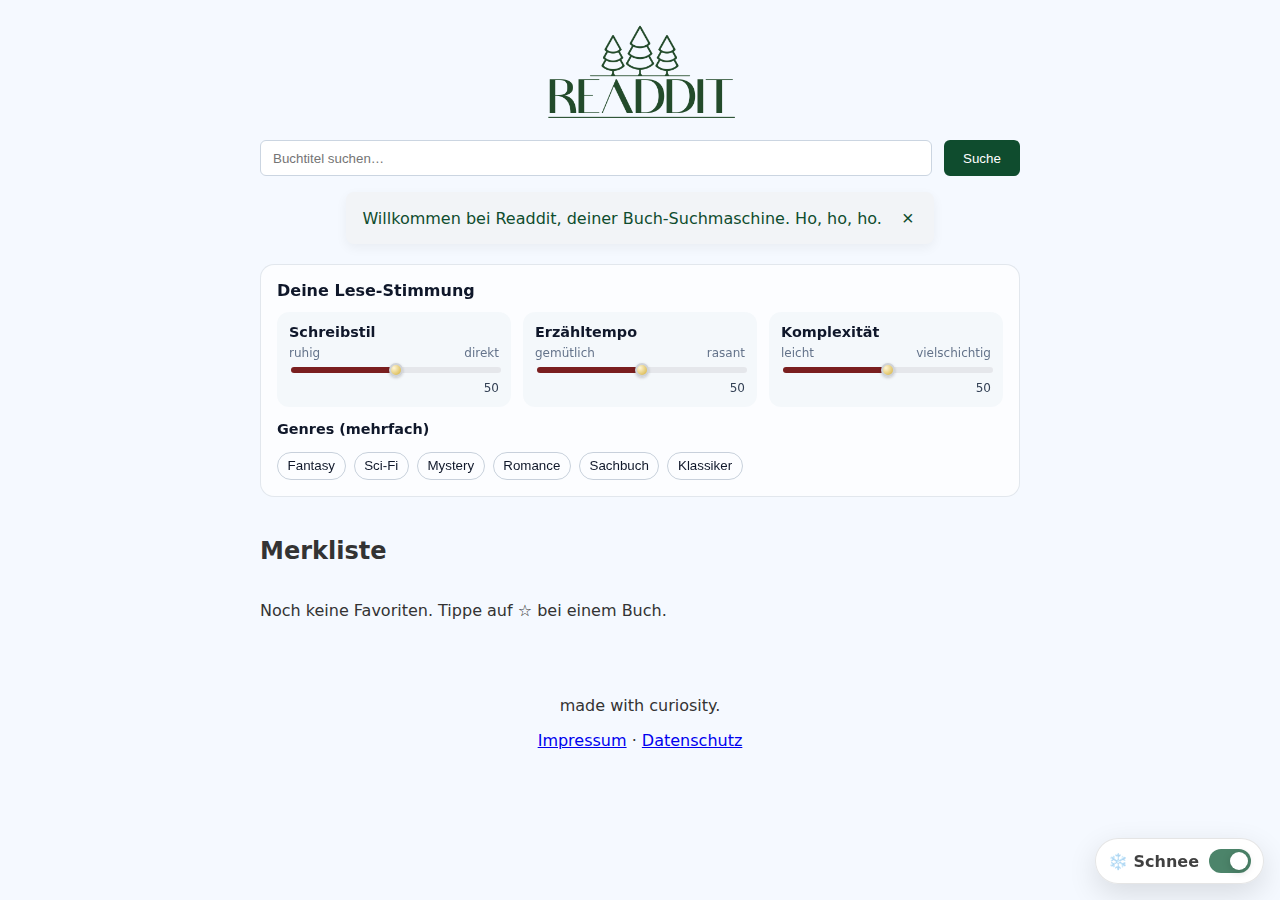
<file: index.html>
<!DOCTYPE html>
<html lang="de">
<head>
  <meta charset="UTF-8">
  <meta name="viewport" content="width=device-width, initial-scale=1.0">
  <link rel="stylesheet" href="style.css">
  <title>Readdit</title>
  <meta property="og:title" content="Readdit – Bücher entdecken mit Community-Signalen">
  <meta property="og:description" content="Finde Bücher mit Open Library, Reddit & deiner persönlichen Lesestimmung.">
  <meta property="og:type" content="website">
  <link rel="icon" href="favicon.png" type="image/png">
</head>
<body>
  <header>
    <div class="header-inner">
      <img src="logo.png" alt="Readdit" class="logo">

      <!-- ✅ WICHTIG: Form = Enter + Button tap funktioniert mobile zuverlässig -->
      <form id="searchForm" class="search-bar" autocomplete="off">
        <input
          id="suchfeld"
          type="search"
          placeholder="Buchtitel suchen…"
          enterkeyhint="search"
        >
        <button id="searchBtn" type="submit">Suche</button>
      </form>
    </div>
  </header>

  <div class="greeting-bar">
    <span class="greeting-text">
      Willkommen bei Readdit, deiner Buch-Suchmaschine. Ho, ho, ho.
    </span>
    <button
      class="greeting-close"
      type="button"
      aria-label="Hinweis schließen"
    >
      ×
    </button>
  </div>

  <main>
    <!-- Tag 16: Preferences -->
    <section id="preferences" class="preferences">
      <h2 class="preferences-title">Deine Lese-Stimmung</h2>

      <div class="prefs-grid">
        <label class="pref">
          <span class="pref-label">Schreibstil</span>
          <span class="pref-scale"><span>ruhig</span><span>direkt</span></span>
          <input id="pref-style" type="range" min="0" max="100" value="50" />
          <span class="pref-value" data-pref-value="style">50</span>
        </label>

        <label class="pref">
          <span class="pref-label">Erzähltempo</span>
          <span class="pref-scale"><span>gemütlich</span><span>rasant</span></span>
          <input id="pref-pace" type="range" min="0" max="100" value="50" />
          <span class="pref-value" data-pref-value="pace">50</span>
        </label>

        <label class="pref">
          <span class="pref-label">Komplexität</span>
          <span class="pref-scale"><span>leicht</span><span>vielschichtig</span></span>
          <input id="pref-complexity" type="range" min="0" max="100" value="50" />
          <span class="pref-value" data-pref-value="complexity">50</span>
        </label>
      </div>

      <div class="pref-chips">
        <p class="pref-label">Genres (mehrfach)</p>
        <div class="chips" role="group" aria-label="Genre-Auswahl">
          <button type="button" class="chip" data-genre="fantasy">Fantasy</button>
          <button type="button" class="chip" data-genre="scifi">Sci-Fi</button>
          <button type="button" class="chip" data-genre="mystery">Mystery</button>
          <button type="button" class="chip" data-genre="romance">Romance</button>
          <button type="button" class="chip" data-genre="nonfiction">Sachbuch</button>
          <button type="button" class="chip" data-genre="classics">Klassiker</button>
        </div>
      </div>
    </section>

    <!-- Suche-Ergebnisse -->
    <section id="results"></section>

    <!-- Favoriten / Merkliste (Tag 19) -->
    <section id="favorites" class="favorites">
      <h2 class="favorites-title">Merkliste</h2>
      <div id="favoritesList" class="favorites-list"></div>
    </section>
  </main>

  <!-- Modal -->
  <div class="modal-backdrop" data-modal-backdrop hidden>
    <div class="modal" role="dialog" aria-modal="true" aria-label="Buchdetails">

      <button
        class="modal-close"
        type="button"
        data-modal-close
        aria-label="Details schließen"
      >
        ×
      </button>

      <div class="modal-content">
        <div class="modal-cover">
          <div class="modal-cover-placeholder">Kein Cover</div>
        </div>

        <div class="modal-body">

          <!-- Tabs -->
          <div class="modal-tabs" role="tablist" aria-label="Buchdetails">
            <button
              id="tabbtn-overview"
              class="modal-tab is-active"
              type="button"
              role="tab"
              aria-selected="true"
              aria-controls="tab-overview"
              data-tab="overview"
            >
              Überblick
            </button>

            <button
              id="tabbtn-voices"
              class="modal-tab"
              type="button"
              role="tab"
              aria-selected="false"
              aria-controls="tab-voices"
              data-tab="voices"
            >
              Stimmen
            </button>

            <button
              id="tabbtn-recommendations"
              class="modal-tab"
              type="button"
              role="tab"
              aria-selected="false"
              aria-controls="tab-recommendations"
              data-tab="recommendations"
            >
              Empfehlungen
            </button>

            <button
              id="tabbtn-facts"
              class="modal-tab"
              type="button"
              role="tab"
              aria-selected="false"
              aria-controls="tab-facts"
              data-tab="facts"
            >
              Fun Facts
            </button>
          </div>

          <!-- Überblick -->
          <div
            id="tab-overview"
            class="modal-panel"
            role="tabpanel"
            tabindex="0"
            aria-labelledby="tabbtn-overview"
          >
            <h2 class="modal-title"></h2>
            <p class="modal-author"></p>
            <p class="modal-description"></p>
          </div>

          <!-- Stimmen -->
          <div
            id="tab-voices"
            class="modal-panel"
            role="tabpanel"
            tabindex="0"
            aria-labelledby="tabbtn-voices"
            hidden
          >
            <h3 class="voices-heading">
              Top 5 Reddit-Stimmen zu „<span id="voices-title"></span>“
            </h3>
            <div id="voices-list" class="voices-list"></div>
          </div>

          <!-- Empfehlungen -->
          <div
            id="tab-recommendations"
            class="modal-panel"
            role="tabpanel"
            tabindex="0"
            aria-labelledby="tabbtn-recommendations"
            hidden
          >
            <h3 class="recommendations-heading">
              Top 3 Empfehlungen zu „<span id="recs-title"></span>“
            </h3>
            <div id="recommendations-list" class="recommendations-list"></div>
          </div>

          <!-- Fun Facts -->
          <div
            id="tab-facts"
            class="modal-panel"
            role="tabpanel"
            tabindex="0"
            aria-labelledby="tabbtn-facts"
            hidden
          >
            <h3 id="funfacts-title"></h3>
            <div id="funfacts-list"></div>
          </div>

        </div>
      </div>
    </div>
  </div>

  <footer>
  <p>made with curiosity.</p>
  <p>
    <a href="impressum.html">Impressum</a> ·
    <a href="datenschutz.html">Datenschutz</a>
  </p>
</footer>

  <script src="script.js" defer></script>
</body>
</html>
</file>
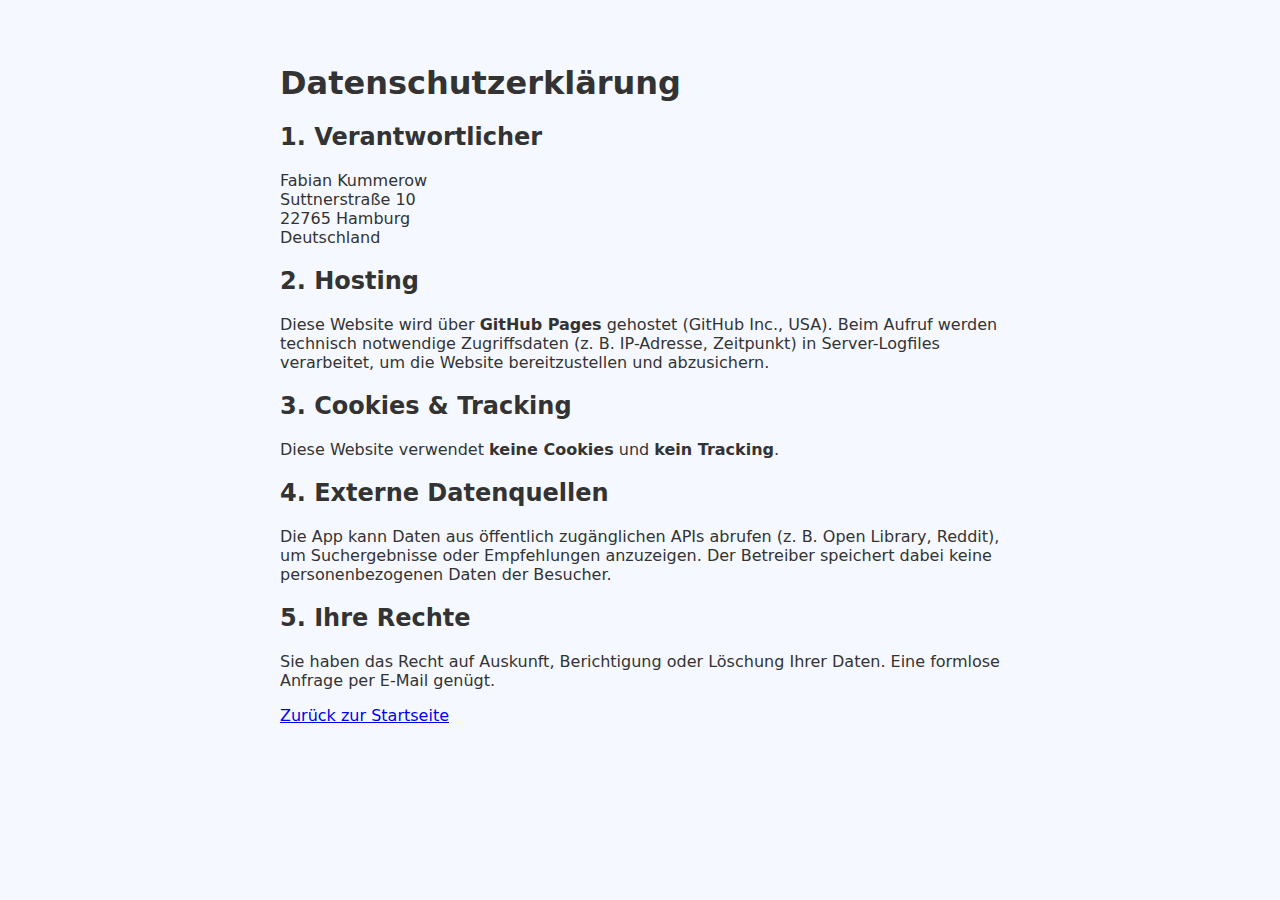
<file: datenschutz.html>
<!DOCTYPE html>
<html lang="de">
<head>
  <meta charset="UTF-8">
  <title>Datenschutzerklärung – Readdit</title>
  <meta name="robots" content="noindex">
  <meta name="viewport" content="width=device-width, initial-scale=1.0">
  <link rel="stylesheet" href="style.css">
</head>
<body>
  <main style="max-width: 720px; margin: 4rem auto; padding: 0 1rem;">
    <h1>Datenschutzerklärung</h1>

    <h2>1. Verantwortlicher</h2>
    <p>
      Fabian Kummerow<br>
      Suttnerstraße 10<br>
      22765 Hamburg<br>
      Deutschland
    </p>

    <h2>2. Hosting</h2>
    <p>
      Diese Website wird über <strong>GitHub Pages</strong> gehostet (GitHub Inc., USA).
      Beim Aufruf werden technisch notwendige Zugriffsdaten (z. B. IP-Adresse, Zeitpunkt)
      in Server-Logfiles verarbeitet, um die Website bereitzustellen und abzusichern.
    </p>

    <h2>3. Cookies & Tracking</h2>
    <p>
      Diese Website verwendet <strong>keine Cookies</strong> und <strong>kein Tracking</strong>.
    </p>

    <h2>4. Externe Datenquellen</h2>
    <p>
      Die App kann Daten aus öffentlich zugänglichen APIs abrufen (z. B. Open Library, Reddit),
      um Suchergebnisse oder Empfehlungen anzuzeigen. Der Betreiber speichert dabei keine
      personenbezogenen Daten der Besucher.
    </p>

    <h2>5. Ihre Rechte</h2>
    <p>
      Sie haben das Recht auf Auskunft, Berichtigung oder Löschung Ihrer Daten.
      Eine formlose Anfrage per E-Mail genügt.
    </p>

    <p><a href="index.html">Zurück zur Startseite</a></p>
  </main>
</body>
</html>
</file>
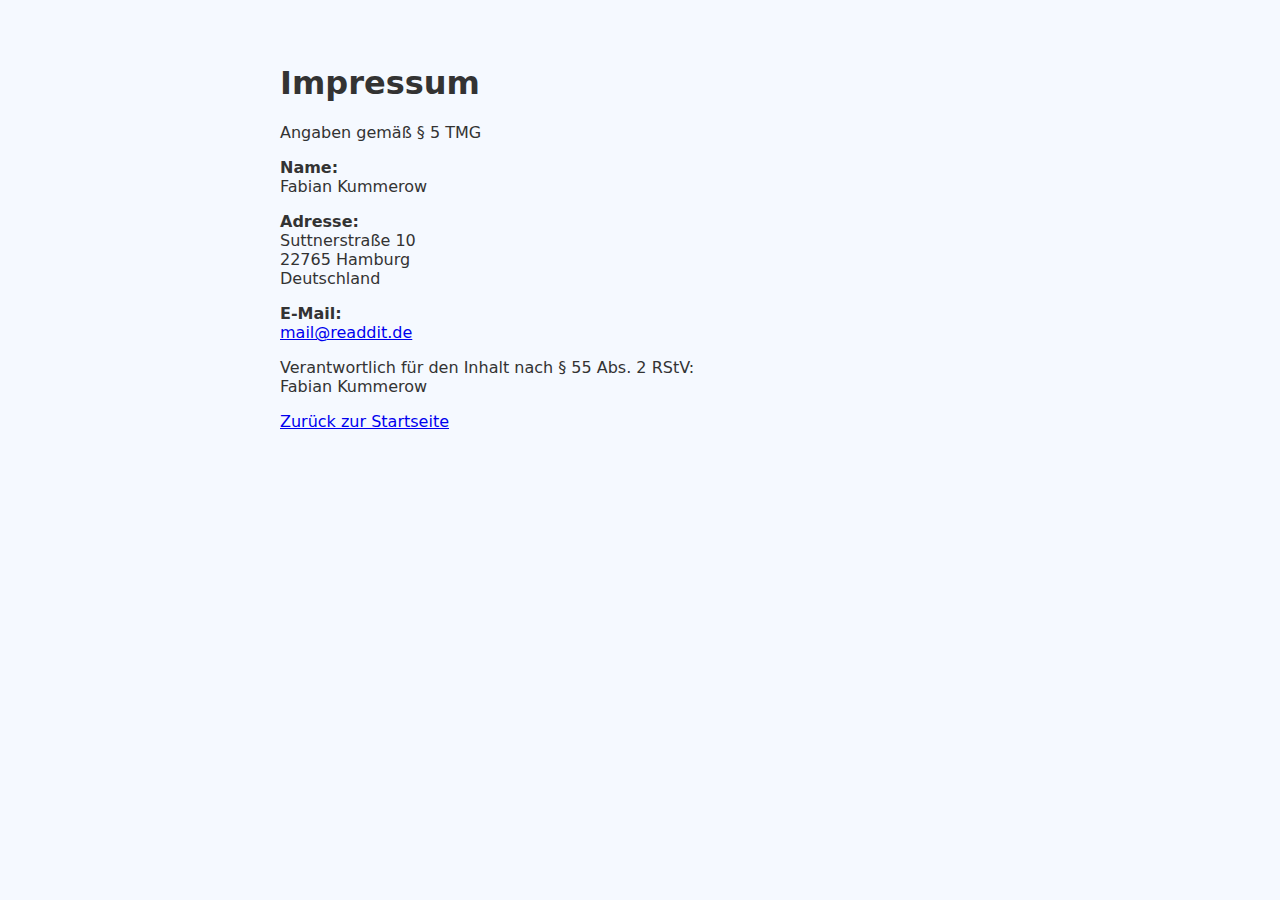
<file: impressum.html>
<!DOCTYPE html>
<html lang="de">
<head>
  <meta charset="UTF-8">
  <title>Impressum – Readdit</title>
  <meta name="robots" content="noindex">
  <meta name="viewport" content="width=device-width, initial-scale=1.0">
  <link rel="stylesheet" href="style.css">
</head>
<body>
  <main style="max-width: 720px; margin: 4rem auto; padding: 0 1rem;">
    <h1>Impressum</h1>

    <p>Angaben gemäß § 5 TMG</p>

    <p><strong>Name:</strong><br>Fabian Kummerow</p>

    <p><strong>Adresse:</strong><br>
      Suttnerstraße 10<br>
      22765 Hamburg<br>
      Deutschland
    </p>

    <p>
      <strong>E-Mail:</strong><br>
      <span id="email">[E-Mail wird geladen]</span>
      <noscript>Bitte JavaScript aktivieren, um die E-Mail-Adresse zu sehen.</noscript>
    </p>

    <p>
      Verantwortlich für den Inhalt nach § 55 Abs. 2 RStV:<br>
      Fabian Kummerow
    </p>

    <p><a href="index.html">Zurück zur Startseite</a></p>
  </main>

  <script>
    const user = "mail";
    const domain = "readdit.de";
    document.getElementById("email").innerHTML =
      `<a href="mailto:${user}@${domain}">${user}@${domain}</a>`;
  </script>
</body>
</html>
</file>
<file: style.css>
header {
  padding: 1rem 1.25rem 0;
}

.header-inner {
  max-width: 47.5rem;      /* an Main angepasst */
  margin: 0 auto;
  display: flex;
  flex-direction: column;
  gap: 1rem;
  align-items: center;      /* Logo + Suche zentriert */
}

.logo {
  height: 120px;
}

.search-bar {
  width: 100%;
  display: flex;
  gap: 0.75rem;
}

#suchfeld {
  flex: 1;
  color: #0f4c2e;
  padding: 0.6rem 0.75rem;
  border-radius: 0.375rem;
  border: 1px solid #cbd5e1;
}

button {
  background-color: #0f4c2e;
  color: #ffffff;
  padding: 0.6rem 1.2rem;
  border-radius: 0.375rem;
  border: none;
  cursor: pointer;
}

body {
  background-color: #f5f9ff;
  color: #333333;
  font-family: system-ui, -apple-system, BlinkMacSystemFont, "Segoe UI", sans-serif;
}

main {
  margin: 1rem auto;
  max-width: 47.5rem;
  padding: 0;
  background: none;
}

/* Immer: Grid-Layout, damit Cards später sauber stehen */
#results {
  display: grid;
  grid-template-columns: 1fr;
  gap: 1.25rem;
}

/* Nur wenn Inhalt: Hintergrund, Padding, Radius */
#results:not(:empty) {
  background-color: #f2f4f7;
  padding: 1.25rem;
  border-radius: 0.5rem;
}

@media (min-width: 37.5rem) {
  #results {
    grid-template-columns: repeat(2, 1fr);
  }
}

/* Tablet: zwei Spalten */
@media (min-width: 37.5rem) { /* 600px */
  #results {
    grid-template-columns: repeat(2, 1fr);
  }
}

/* Klickbare Card mit Inset-Hover */
.card {
  border-radius: 0.5rem;
  background-color: #ffffff;
  box-shadow: 0 0.125rem 0.375rem rgba(0, 0, 0, 0.08);
  transition: box-shadow 0.15s ease-out, background-color 0.15s ease-out;
  cursor: pointer; /* Card ist klickbar */
}

/* Inhalt der Card – Cursor wieder normal */
.card-inner {
  padding: 1rem;
  border-radius: inherit;
}

.card * {
  cursor: pointer;
}

/* Inset-Hover-Effekt */
.card:hover {
  box-shadow:
    inset 0 0 0 1px rgba(15, 76, 46, 0.18),
    0 0.25rem 0.75rem rgba(0, 0, 0, 0.08);
  background-color: #fdfefe;
}

.card h3 {
  margin: 0 0 0.25rem;
  font-size: 1.1rem;
}

.card .author {
  margin: 0 0 0.5rem;
  color: #555;
  font-size: 0.9rem;
}

.card .kurztext {
  margin: 0;
  font-size: 0.9rem;
  line-height: 1.4;
}

.logo {
  height: 100px;
}

footer {
  text-align: center;
  margin-top: 60px;
}

.loader-wrapper {
  grid-column: 1 / -1;              /* über alle Spalten spannen */
  display: flex;
  justify-content: center;
  align-items: center;
  min-height: 6rem;                 /* genug Platz */
}

.loader {
  width: 2rem;
  height: 2rem;
  border: 0.25rem solid rgba(0,0,0,0.1);
  border-top-color: #0f4c2e;
  border-radius: 50%;
  animation: spin 0.6s linear infinite;
}

@keyframes spin {
  to { transform: rotate(360deg); }
}

@keyframes spin {
  to { transform: rotate(360deg); }
}

@keyframes fadeIn {
  0% {
    opacity: 0;
    transform: translateY(0.5rem);
  }
  100% {
    opacity: 1;
    transform: translateY(0);
  }
}

.card {
  animation: fadeIn 0.35s ease-out;
}

.modal-backdrop[hidden] {
  display: none;
}

.modal-backdrop {
  position: fixed;
  inset: 0;
  background: rgba(15, 23, 42, 0.45); /* dunkler Overlay */
  display: flex;
  justify-content: center;
  align-items: center;
  z-index: 1000;
}

.modal {
  background: #ffffff;
  border-radius: 0.75rem;
  max-width: 32rem;
  width: 100%;
  padding: 1.5rem 3rem 1.5rem 1.5rem; /* rechts deutlich mehr Platz */
  box-shadow: 0 1.5rem 3rem rgba(15, 23, 42, 0.35);
  position: relative;
}

.modal-close {
  position: absolute;
  top: 0.9rem;
  right: 0.9rem;
  background: transparent;
  border: none;
  font-size: 1.25rem;
  line-height: 1;
  cursor: pointer;
  color: #0f4c2e;
  transition: color 0.15s ease, transform 0.15s ease;
}

.modal-close:hover {
  color: #0c3f26;      /* dunkleres Grün */
  transform: scale(1.25); /* sehr subtiler Zoom */
}

.modal-content {
  display: grid;
  grid-template-columns: 1fr 2fr;
  gap: 1rem;
}

.modal-cover-placeholder {
  width: 100%;
  padding-top: 150%; /* 2:3 Ratio */
  background: #e5e7eb;
  border-radius: 0.5rem;
}

.modal-title {
  margin: 0 0 0.25rem;
  font-size: 1.25rem;
}

.modal-author {
  margin: 0 0 0.5rem;
  color: #555;
  font-size: 0.95rem;
}

.modal-description {
  margin-top: 0.5rem;
  font-size: 0.95rem;
  line-height: 1.5;
}

.modal-close:focus-visible {
  outline: none;
  color: #08311f;
}

.modal-tabs {
  display: inline-flex;
  gap: 0.5rem;
  margin-bottom: 0.75rem;
  border-bottom: 1px solid #e5e7eb;
}

.modal-tab {
  border: none;
  background: transparent;
  padding: 0.4rem 0.8rem;
  border-radius: 999px;
  font-size: 0.9rem;
  color: #6b7280;
  cursor: pointer;
}

.modal-tab.is-active {
  background: #0f4c2e;
  color: #ffffff;
}

.modal-panel {
  margin-top: 0.5rem;
}

.modal-panel[hidden] {
  display: none;
}

.modal-voices-empty,
.fun-facts-empty {
  font-size: 0.9rem;
  color: #6b7280;
}

.fun-facts-list {
  margin: 0;
  padding-left: 1.1rem;
  font-size: 0.9rem;
}

.greeting-bar {
  background: #f2f4f7;
  color: #0f4c2e;
  padding: 0.75rem 1rem;
  border-radius: 0.5rem;
  max-width: 40rem;          /* schmaler als bisher */
  width: fit-content;        /* Breite = Inhalt, bis max-width erreicht ist */
  margin: 1rem auto 0;
  display: flex;
  align-items: center;
  justify-content: space-between;
  gap: 1rem;
  box-shadow: 0 0.25rem 0.75rem rgba(0, 0, 0, 0.05);
}

.greeting-close {
  background: transparent;
  border: none;
  font-size: 1.25rem;
  color: #0f4c2e;
  cursor: pointer;
  padding: 0.25rem;
  line-height: 1;
  transition: color 0.15s ease, transform 0.15s ease;
}

.greeting-close:hover {
  color: #0c3f26;
  transform: scale(1.15);
}

.greeting-close:focus-visible {
  outline: none;
  color: #08311f;
}

.greeting-bar.is-hidden {
  display: none;
}

/* === Modal-Layout – feste Höhe, nur Inhalt scrollt === */

.modal-backdrop {
  position: fixed;
  inset: 0;
  background: rgba(0, 0, 0, 0.4);
  display: flex;
  align-items: center;
  justify-content: center;
}

/* äußere Box: immer gleich hoch */
.modal {
  background: #fff;
  border-radius: 16px;
  max-width: 900px;
  width: 90vw;

  /* FIX: feste Höhe, egal wie viel Text im Tab ist */
  height: 70vh;
  max-height: 70vh;

  display: flex;
  flex-direction: column;
  overflow: hidden;
}

/* Cover links, Inhalt rechts – füllt die ganze Höhe aus */
.modal-content {
  display: flex;
  flex: 1;
  min-height: 0; /* wichtig für korrektes Flex-Scrolling */
}

/* linke Spalte (Cover) */
.modal-cover {
  width: 30%;
  min-width: 160px;
  padding: 1.5rem;
  box-sizing: border-box;
}

/* rechte Spalte (Tabs + Panels) */
.modal-body {
  flex: 1;
  display: flex;
  flex-direction: column;
  padding: 1.5rem 1.5rem 2.25rem 1.25rem;
  min-width: 0;
  min-height: 0; /* FIX für korrekte Flex-Höhe */
}

/* Tabs oben, fixe Höhe */
.modal-tabs {
  display: flex;
  gap: 0.75rem;
  margin-bottom: 0.75rem;
  flex-shrink: 0;
}

/* Panel-Bereich nimmt den Rest und scrollt */
.modal-panel {
  flex: 1;
  overflow-y: auto;
  min-height: 0;
  padding-right: 0; 
}

.voices-heading {
  font-size: 0.95rem;
  font-weight: 600;
  margin: 0;
  color: #334155;
  border-bottom: 1px solid rgba(148, 163, 184, 0.4);
  padding-bottom: 0.35rem;
}

.voices-heading span {
  font-style: italic;
}

#tab-voices .voices-list {
  padding-top: 0.7rem;
}

.voice-item {
  padding: 0.7rem 0;
  border-bottom: 1px solid rgba(148, 163, 184, 0.2);
}

.voice-item:first-child {
  padding-top: 0;
}

.voice-item:last-child {
  border-bottom: none;
}

.voice-item h4 {
  margin: 0 0 0.2rem;
}

.voice-item .meta {
  margin: 0 0 0.35rem;
  font-size: 0.8rem;
  color: #64748b;
}

.preferences {
  margin: 1.25rem auto;
  max-width: 980px;
  padding: 1rem;
  border: 1px solid rgba(148,163,184,0.25);
  border-radius: 14px;
  background: rgba(255,255,255,0.7);
  backdrop-filter: blur(6px);
}

.preferences-title {
  font-size: 1rem;
  margin: 0 0 0.75rem;
  color: #0f172a;
}

.prefs-grid {
  display: grid;
  gap: 0.75rem;
}

@media (min-width: 800px) {
  .prefs-grid { grid-template-columns: repeat(3, 1fr); }
}

.pref {
  display: grid;
  gap: 0.35rem;
  padding: 0.75rem;
  border-radius: 12px;
  background: rgba(241,245,249,0.7);
}

.pref-label {
  font-weight: 600;
  font-size: 0.9rem;
  color: #0f172a;
}

.pref-scale {
  display: flex;
  justify-content: space-between;
  font-size: 0.75rem;
  color: #64748b;
}

.pref input[type="range"] {
  width: 100%;
}

.pref-value {
  font-size: 0.75rem;
  color: #334155;
  justify-self: end;
}

.pref-chips {
  margin-top: 0.9rem;
}

.chips {
  display: flex;
  flex-wrap: wrap;
  gap: 0.5rem;
}

.chip {
  border: 1px solid rgba(148,163,184,0.5);
  background: transparent;
  color: #0f172a;
  padding: 0.35rem 0.6rem;
  border-radius: 999px;
  cursor: pointer;
}

.chip.is-active {
  background: #0f3d2e;      /* dein Wintergrün */
  border-color: #0f3d2e;
  color: white;
}

.chip:focus-visible {
  outline: 3px solid rgba(15, 61, 46, 0.35);
  outline-offset: 2px;
}

/* =========================
   🎄 Weihnachtliche Slider
   ========================= */

:root {
  --christmas-red: #7a1f1f;
  --gold: #d4af37;
  --silver: #cfd3d8;
  --track: #e5e7eb;
  --thumb: 14px; /* kleiner! */
  --track-h: 6px;
}

/* Base */
input[type="range"] {
  -webkit-appearance: none;
  appearance: none;
  width: 100%;
  background: transparent;
  cursor: pointer;
}

/* ---------- WebKit Track (Chrome/Safari) ---------- */
input[type="range"]::-webkit-slider-runnable-track {
  height: var(--track-h);
  border-radius: 999px;
  background: var(--track);
  /* roter Anteil via background-image + background-size */
  background-image: linear-gradient(var(--christmas-red), var(--christmas-red));
  background-repeat: no-repeat;
  background-size: var(--value, 50%) 100%;
}

/* ---------- WebKit Thumb ---------- */
input[type="range"]::-webkit-slider-thumb {
  -webkit-appearance: none;
  appearance: none;
  width: var(--thumb);
  height: var(--thumb);
  border-radius: 50%;
  background: radial-gradient(circle at 30% 30%, #fff6d6, var(--gold));
  border: 2px solid var(--silver);
  box-shadow: 0 1px 3px rgba(0,0,0,0.2);
  margin-top: calc((var(--track-h) - var(--thumb)) / 2); /* zentrieren */
}

/* ---------- Firefox Track/Progress ---------- */
input[type="range"]::-moz-range-track {
  height: var(--track-h);
  border-radius: 999px;
  background: var(--track);
}

input[type="range"]::-moz-range-progress {
  height: var(--track-h);
  border-radius: 999px;
  background: var(--christmas-red);
}

input[type="range"]::-moz-range-thumb {
  width: var(--thumb);
  height: var(--thumb);
  border-radius: 50%;
  background: radial-gradient(circle at 30% 30%, #fff6d6, var(--gold));
  border: 2px solid var(--silver);
  box-shadow: 0 1px 3px rgba(0,0,0,0.2);
}

/* ---------- Hover / Focus (Glow nur dann) ---------- */
input[type="range"]:hover::-webkit-slider-thumb,
input[type="range"]:focus-visible::-webkit-slider-thumb,
input[type="range"]:hover::-moz-range-thumb,
input[type="range"]:focus-visible::-moz-range-thumb {
  box-shadow:
    0 0 0 4px rgba(212, 175, 55, 0.25),
    0 2px 6px rgba(0,0,0,0.22);
}

.recommendations-heading {
  font-size: 0.95rem;
  font-weight: 600;
  margin-bottom: 0.75rem;
  border-bottom: 1px solid rgba(148,163,184,.4);
  padding-bottom: 0.35rem;
}

.recommendations-list .card {
  margin-bottom: 0.6rem;
}

.overview-facts {
  margin-top: 0.6rem;
  color: #64748b;
  font-size: 0.9rem;
}
.overview-facts strong {
  color: #334155;
  font-weight: 600;
}

/* =========================
   Tag 17: Fun Facts
   ========================= */

.funfacts-list {
  list-style: none;
  padding: 0;
  margin: 0;
}

.funfacts-list li {
  padding: 10px 0;
  border-bottom: 1px solid rgba(0,0,0,0.08);
  line-height: 1.45;
}

.funfacts-list li:last-child {
  border-bottom: none;
}

.funfacts-list strong {
  font-weight: 700;
}

/* Optional: macht Fun Facts “leichter” als Overview */
#tab-funfacts .funfacts-list li {
  font-size: 1.02rem;
}

/* =========================
   Tag 18: Schnee Overlay
   ========================= */

.snow-layer {
  position: fixed;
  inset: 0;
  pointer-events: none;
  z-index: 9999; /* über Modal-Backdrop etc. */
}

.snowflake{
  position: absolute;
  top: -20px;
  border-radius: 50%;

  /* ✅ sichtbar auf hellem Hintergrund */
  background: rgba(170, 182, 196, 0.85);          /* kühles Grau */
  box-shadow:
    0 0 0 1px rgba(255,255,255,0.55),             /* helle “Kante” */
    0 2px 6px rgba(15, 23, 42, 0.18);             /* dunkler Schatten */
  filter: none;

  /* ✅ wirkt natürlicher (optional) */
  mix-blend-mode: multiply;

  animation-name: snow-fall, snow-sway;
  animation-timing-function: linear, ease-in-out;
  animation-iteration-count: infinite, infinite;
}

@keyframes snow-fall {
  0%   { transform: translateY(-20px); }
  100% { transform: translateY(110vh); }
}

@keyframes snow-sway {
  0%   { margin-left: 0; }
  50%  { margin-left: 18px; }
  100% { margin-left: 0; }
}

/* Toggle UI (floating) */
.snow-toggle {
  position: fixed;
  right: 16px;
  bottom: 16px;
  z-index: 10000;
  background: rgba(255,255,255,0.92);
  border: 1px solid rgba(0,0,0,0.10);
  box-shadow: 0 10px 30px rgba(0,0,0,0.12);
  border-radius: 999px;
  padding: 10px 12px;
  backdrop-filter: blur(8px);
}

.snow-toggle__label {
  display: inline-flex;
  align-items: center;
  gap: 10px;
  cursor: pointer;
  user-select: none;
}

.snow-toggle__input {
  position: absolute;
  opacity: 0;
  pointer-events: none;
}

.snow-toggle__pill {
  width: 42px;
  height: 24px;
  border-radius: 999px;
  background: rgba(0,0,0,0.12);
  position: relative;
  transition: background 160ms ease;
}

.snow-toggle__pill::after {
  content: "";
  position: absolute;
  top: 3px;
  left: 3px;
  width: 18px;
  height: 18px;
  border-radius: 50%;
  background: #fff;
  box-shadow: 0 2px 8px rgba(0,0,0,0.18);
  transition: transform 160ms ease;
}

.snow-toggle__input:checked + .snow-toggle__pill {
  background: rgba(16, 91, 56, 0.75); /* passend zu deinem Grün */
}

.snow-toggle__input:checked + .snow-toggle__pill::after {
  transform: translateX(18px);
}

.snow-toggle__text {
  font-weight: 600;
  color: rgba(0,0,0,0.75);
}

/* =========================
   Covers (Modal)
========================= */

.cover-img {
  display: block;
  width: 100%;
  height: 100%;
  object-fit: cover;
  border-radius: 14px;
}

.cover-img.is-hidden {
  display: none;
}

/* Optional: wenn deine Cover-Box aktuell nur Text hat */
.modal-cover,
[data-modal-cover] {
  position: relative;
  overflow: hidden;
}

.modal-cover .cover-img,
[data-modal-cover] .cover-img {
  position: absolute;
  inset: 0;
}

/* =========================
   Fun Facts (Tag 17)
========================= */

.funfacts-list {
  list-style: none;
  padding: 0;
  margin: 0;
  display: grid;
  gap: 10px;
}

.funfacts-list li {
  display: grid;
  grid-template-columns: 28px 1fr;
  gap: 10px;
  align-items: start;
  padding: 10px 12px;
  border-radius: 12px;
  background: #f7f8f7;
  border: 1px solid rgba(0,0,0,0.06);
}

.funfacts-list .ff-ico {
  font-size: 18px;
  line-height: 1;
  margin-top: 2px;
}

.funfacts-list .ff-text {
  color: #1b1b1b;
  line-height: 1.35;
}

.funfacts-list strong {
  font-weight: 700;
}

.funfacts-list .muted {
  color: rgba(0,0,0,0.55);
}

/* Überblick-Facts (bleibt elegant, ohne Editions) */
.overview-facts {
  margin-top: 18px;
  color: rgba(0,0,0,0.55);
  font-weight: 600;
}

/* =========================
   Tag 18: Schnee Overlay + Toggle (Switch)
   ========================= */
.snow-layer{
  position: fixed;
  inset:0;
  pointer-events:none;
  z-index: 9999;
}
.snowflake{
  position:absolute;
  top:-20px;
  border-radius:50%;
  background: rgba(255,255,255,0.95);
  animation-name: snow-fall, snow-sway;
  animation-timing-function: linear, ease-in-out;
  animation-iteration-count: infinite, infinite;
}
@keyframes snow-fall{
  0%   { transform: translateY(-20px); }
  100% { transform: translateY(110vh); }
}
@keyframes snow-sway{
  0%   { margin-left: 0; }
  50%  { margin-left: 22px; }
  100% { margin-left: 0; }
}

.snow-toggle{
  position: fixed;
  right: 16px;
  bottom: 16px;
  z-index: 10000;
  background: rgba(255,255,255,0.92);
  border: 1px solid rgba(0,0,0,0.10);
  box-shadow: 0 10px 30px rgba(0,0,0,0.12);
  border-radius: 999px;
  padding: 10px 12px;
  backdrop-filter: blur(8px);
}
.snow-toggle__label{
  display:inline-flex;
  align-items:center;
  gap: 10px;
  cursor:pointer;
  user-select:none;
}
.snow-toggle__input{
  position:absolute;
  opacity:0;
  pointer-events:none;
}
.snow-toggle__pill{
  width: 42px;
  height: 24px;
  border-radius: 999px;
  background: rgba(0,0,0,0.12);
  position:relative;
  transition: background 160ms ease;
}
.snow-toggle__pill::after{
  content:"";
  position:absolute;
  top:3px; left:3px;
  width:18px; height:18px;
  border-radius:50%;
  background:#fff;
  box-shadow: 0 2px 8px rgba(0,0,0,0.18);
  transition: transform 160ms ease;
}
.snow-toggle__input:checked + .snow-toggle__pill{
  background: rgba(16, 91, 56, 0.75);
}
.snow-toggle__input:checked + .snow-toggle__pill::after{
  transform: translateX(18px);
}
.snow-toggle__text{
  font-weight: 750;
  color: rgba(0,0,0,0.75);
}

/* =========================
   PATCH: Cover im Modal (kein Cropping)
   ========================= */

/* Container darf bleiben – aber wir machen das Layout “contain-friendly” */
.modal-cover {
  position: relative;
  overflow: hidden;
  border-radius: 14px;
  background: rgba(17, 24, 39, 0.06);
  display: flex;
  align-items: center;
  justify-content: center;
  padding: 1rem; /* ✅ schafft Luft, ohne inset-hacks */
}

/* Platzhalter soll nicht mit dem Bild konkurrieren */
.modal-cover-placeholder {
  width: 100%;
  height: auto;
  padding-top: 150%; /* 2:3 Ratio */
  border-radius: 14px;
  background: #e5e7eb;
}

/* ✅ Das ist entscheidend: kein absolute/inset nötig, kein Crop */
.modal-cover .cover-img {
  position: relative !important;
  inset: auto !important;
  width: 100% !important;
  height: 100% !important;
  max-height: calc(100vh - 12rem); /* verhindert übergroße Covers */
  object-fit: contain !important;  /* ✅ statt cover */
  object-position: center !important;
  border-radius: 14px;
  display: block;
  background: transparent;
}

.cover-img.is-hidden { display: none; }

/* Optional: wenn Modal links sehr schmal ist, wirkt contain besser mit etwas mehr Breite */
@media (min-width: 760px) {
  .modal-content {
    grid-template-columns: 1.15fr 1.85fr; /* ✅ Cover bekommt mehr Breite */
  }
}

/* =========================
   PATCH: Schnee (mehr Dichte + Toggle Switch)
   ========================= */
.snow-layer{
  position: fixed;
  inset: 0;
  pointer-events: none;
  z-index: 9999;
}

.snowflake{
  position: absolute;
  top: -20px;
  border-radius: 50%;
  background: rgba(255,255,255,0.92);
  filter: drop-shadow(0 1px 2px rgba(0,0,0,0.12));
  animation-name: snow-fall, snow-sway;
  animation-timing-function: linear, ease-in-out;
  animation-iteration-count: infinite, infinite;
}

@keyframes snow-fall{
  0%   { transform: translateY(-20px); }
  100% { transform: translateY(110vh); }
}
@keyframes snow-sway{
  0%   { margin-left: 0; }
  50%  { margin-left: 22px; }
  100% { margin-left: 0; }
}

/* Switch unten rechts */
.snow-toggle{
  position: fixed;
  right: 16px;
  bottom: 16px;
  z-index: 10000;
  background: rgba(255,255,255,0.92);
  border: 1px solid rgba(0,0,0,0.10);
  box-shadow: 0 10px 30px rgba(0,0,0,0.12);
  border-radius: 999px;
  padding: 10px 12px;
  backdrop-filter: blur(8px);
}

.snow-toggle__label{
  display: inline-flex;
  align-items: center;
  gap: 10px;
  cursor: pointer;
  user-select: none;
}

.snow-toggle__input{
  position: absolute;
  opacity: 0;
  pointer-events: none;
}

.snow-toggle__pill{
  width: 42px;
  height: 24px;
  border-radius: 999px;
  background: rgba(0,0,0,0.12);
  position: relative;
  transition: background 160ms ease;
}

.snow-toggle__pill::after{
  content:"";
  position:absolute;
  top:3px; left:3px;
  width:18px; height:18px;
  border-radius:50%;
  background:#fff;
  box-shadow: 0 2px 8px rgba(0,0,0,0.18);
  transition: transform 160ms ease;
}

.snow-toggle__input:checked + .snow-toggle__pill{
  background: rgba(16, 91, 56, 0.75);
}
.snow-toggle__input:checked + .snow-toggle__pill::after{
  transform: translateX(18px);
}

.snow-toggle__text{
  font-weight: 700;
  color: rgba(0,0,0,0.75);
}

/* =========================
   Tag 19 PATCH: Fav-Button UI + Merkliste kompakt
   ========================= */

/* Button sauber oben rechts, kleiner */
.fav-btn {
  position: absolute;
  top: 12px;
  right: 12px;
  width: 32px;
  height: 32px;
  padding: 0;
  border-radius: 999px;
  border: 1px solid rgba(0,0,0,0.10);
  background: rgba(255,255,255,0.92);
  display: grid;
  place-items: center;
  font-size: 16px;
  line-height: 1;
  cursor: pointer;
  z-index: 2;
}

/* aktiver Zustand bleibt dezent */
.fav-btn.is-active {
  border-color: rgba(16, 91, 56, 0.55);
}

/* Damit Text nicht unter dem Button sitzt */
.card-inner.has-fav {
  position: relative;
  padding-right: 56px;
}

/* Dein globales .card * { cursor:pointer } überschreibt sonst den Button manchmal ungünstig */
.card .fav-btn,
.card .fav-btn * {
  cursor: pointer !important;
}

/* Merkliste: Cover klein & kontrolliert */
.fav-cover {
  margin-top: 10px;
  border-radius: 12px;
  overflow: hidden;
  width: 180px;
  max-width: 100%;
  aspect-ratio: 2 / 3;
  background: #e5e7eb;
}

.fav-cover-img {
  width: 100%;
  height: 100%;
  object-fit: cover;
  display: block;
}

/* =========================
   Tag 19 PATCH v2: Fav Button wieder "Readdit-grün"
   ========================= */

.fav-btn {
  position: absolute;
  top: 12px;
  right: 12px;

  width: 38px;
  height: 38px;
  padding: 0;

  border: none;
  border-radius: 10px;            /* ✅ eckig-abgerundet statt Kreis */
  background: #0f4c2e;            /* ✅ Tannengrün wie Suchbutton */
  color: #ffffff;                 /* ✅ Stern sichtbar */

  display: grid;
  place-items: center;

  font-size: 18px;
  line-height: 1;

  box-shadow: 0 6px 18px rgba(0,0,0,0.12);
  z-index: 5;                     /* ✅ über Inhalt */
}

.fav-btn:hover {
  background: #0c3f26;
  transform: translateY(-1px);
}

.fav-btn:focus-visible {
  outline: 3px solid rgba(15, 76, 46, 0.35);
  outline-offset: 2px;
}

/* Active-State: minimal heller oder "gefüllt" bleibt einfach ★ */
.fav-btn.is-active {
  background: #0f4c2e;
}

/* Text soll nicht unter dem Button laufen */
.card-inner.has-fav {
  position: relative;
  padding-right: 64px;
}

/* Deine globale Regel .card * { cursor:pointer } bleibt,
   aber wir sichern den Button ab */
.card .fav-btn,
.card .fav-btn * {
  cursor: pointer !important;
}

/* =========================
   Cover links in Search-Cards
   ========================= */

.card-row {
  display: flex;
  gap: 14px;
  align-items: flex-start;
}

.card-cover {
  width: 70px;
  flex: 0 0 70px;
  aspect-ratio: 2 / 3;
  border-radius: 12px;
  overflow: hidden;
  background: #e5e7eb;
  box-shadow: inset 0 0 0 1px rgba(0,0,0,0.06);
}

.card-cover img {
  width: 100%;
  height: 100%;
  object-fit: cover;
  display: block;
}

.card-main {
  flex: 1;
  min-width: 0;
}

.card-meta {
  margin: 0.4rem 0 0;
  color: #555;
  font-size: 0.95rem;
}

/* =========================
   Tag 19 PATCH v3: Merkliste Layout wie Results
   ========================= */

#favoritesList {
  display: grid;
  grid-template-columns: 1fr;
  gap: 1.25rem;
  margin-top: 1rem;
}

/* Optional: Merkliste Cards etwas kompakter als Suchkarten */
#favoritesList .card-inner {
  padding: 1rem;
}

#favoritesList .fav-cover {
  width: 180px; /* ✅ bleibt in CSS, nicht im HTML */
}

/* =========================
   Tag 20 – Santa Easter Egg (Fly PNG)
   ========================= */

.santa-egg {
  position: fixed;
  top: 14vh;
  left: 0;
  z-index: 10001;
  pointer-events: none;

  /* Start offscreen */
  transform: translateX(-420px);
  will-change: transform;
}

.santa-egg__img{
  display: block;
  width: 280px;              /* ggf. 220–340 */
  height: auto;
  filter: drop-shadow(0 10px 22px rgba(0,0,0,0.18));
}

/* Flug: links -> rechts + leicht nach oben, plus "bob" */
.santa-egg.is-flying {
  animation:
    santa-fly 8.0s linear forwards,
    santa-bob 1.15s ease-in-out infinite;
}

@keyframes santa-fly {
  0%   { transform: translateX(-420px) translateY(0) rotate(-2deg); }
  100% { transform: translateX(calc(100vw + 420px)) translateY(-6vh) rotate(2deg); }
}

@keyframes santa-bob {
  0%,100% { margin-top: 0; }
  50%     { margin-top: 12px; }
}

/* kleines Toast (optional – bleibt) */
.santa-toast {
  position: fixed;
  left: 50%;
  bottom: 22px;
  transform: translateX(-50%);
  z-index: 10002;
  background: rgba(15, 76, 46, 0.92);
  color: #fff;
  padding: 10px 14px;
  border-radius: 999px;
  box-shadow: 0 18px 40px rgba(0,0,0,0.18);
  border: 1px solid rgba(255,255,255,0.20);
  font-weight: 700;
  display: flex;
  align-items: center;
  gap: 8px;
  opacity: 0;
  animation: santa-toast-in 2.2s ease forwards;
}

@keyframes santa-toast-in {
  0%   { opacity: 0; transform: translateX(-50%) translateY(12px); }
  12%  { opacity: 1; transform: translateX(-50%) translateY(0); }
  85%  { opacity: 1; transform: translateX(-50%) translateY(0); }
  100% { opacity: 0; transform: translateX(-50%) translateY(10px); }
}

@keyframes santa-fly {
  0%   { transform: translateX(-420px) translateY(0) rotate(-2deg) scale(0.92); }
  100% { transform: translateX(calc(100vw + 420px)) translateY(-6vh) rotate(2deg) scale(1.06); }
}

/* 🎁 Gifts */
.santa-gift {
  position: fixed;
  top: -40px;
  font-size: 22px;
  pointer-events: none;
  z-index: 10000;
  animation: gift-fall 3.2s linear forwards,
             gift-spin 1.2s ease-in-out infinite;
  opacity: 0.95;
}

@keyframes gift-fall {
  to {
    transform: translateY(calc(100vh + 60px));
    opacity: 0;
  }
}

@keyframes gift-spin {
  0%   { rotate: 0deg; }
  50%  { rotate: 12deg; }
  100% { rotate: -12deg; }
}

/* =========================
   Tag 21 – Mobile Patches (nur Overrides)
   ========================= */

/* 1) Backdrop auf Mobile mit Randabstand */
@media (max-width: 600px) {
  .modal-backdrop {
    padding: 10px;
    align-items: stretch; /* Modal darf die Höhe nutzen */
  }
}

/* 2) Modal-Box: auf Mobile nicht 70vh fest, sondern flexibel */
@media (max-width: 600px) {
  .modal {
    width: 100%;
    height: auto;
    max-height: 92vh;     /* bleibt im Viewport */
    border-radius: 18px;
  }
}

/* 3) Layout: statt links/rechts -> untereinander + wieder hübsche Abstände */
@media (max-width: 600px) {
  .modal-content {
    flex-direction: column; /* Cover oben, Inhalt unten */
    padding: 16px;          /* Abstand zum Rand wie früher */
    gap: 14px;              /* Luft zwischen grauem Cover-Kasten & Text */
    box-sizing: border-box;
  }

  /* dein Desktop-Padding hier rausnehmen, damit es nicht doppelt wirkt */
  .modal-body {
    padding: 0;
  }

  /* Tabs dürfen umbrechen (keine Quetscherei) */
  .modal-tabs {
    flex-wrap: wrap;
    gap: 10px;
  }

  /* Touch-Target fürs X */
  .modal-close {
    width: 44px;
    height: 44px;
    display: grid;
    place-items: center;
  }
}

/* 4) Cover: auf Mobile kleiner + zentriert + Höhe begrenzt */
@media (max-width: 600px) {
  .modal-cover {
    width: 100%;
    min-width: 0;
    max-width: 220px;   /* <<< macht das Cover sichtbar kleiner */
    margin: 0 auto;     /* <<< zentriert den grauen Kasten */
    padding: 12px;      /* etwas Luft im Kasten */
  }

  .modal-cover .cover-img {
    max-height: 280px;  /* <<< verhindert riesige Cover */
    height: auto !important;
  }
}

/* =========================
   FIX: Modal-Padding/Content-Breite + unten Luft
   (ganz ans Ende der CSS)
   ========================= */

/* 1) Altes .modal-Padding neutralisieren (sonst bleibt 3rem rechts aktiv) */
.modal {
  padding: 0;            /* <- killt das frühe padding: 1.5rem 3rem ... */
  box-sizing: border-box;
}

/* 2) Textbereich darf wirklich bis “rechts” gehen */
.modal-body {
  padding-right: 1.25rem;   /* etwas Luft rechts, aber nicht zu viel */
  padding-left: 1.25rem;    /* symmetrisch */s
  padding-bottom: 2.25rem;  /* ✅ mehr Luft unten (dein Wunsch) */
}

/* 3) Panel: unten extra Luft, damit Text nicht “an den Rand klebt” */
.modal-panel {
  padding-bottom: 1.25rem;
}

/* 4) Mobile: dein Layout bleibt, aber jetzt greift es wirklich */
@media (max-width: 600px) {
  .modal-content {
    padding: 16px;   /* du hattest das schon – jetzt wirkt es auch */
  }

  .modal-body {
    padding: 0 0 1.5rem; /* nur unten Luft, Seiten kommen vom modal-content */
  }

  .modal-panel {
    padding-bottom: 1.25rem;
  }
}
</file>
